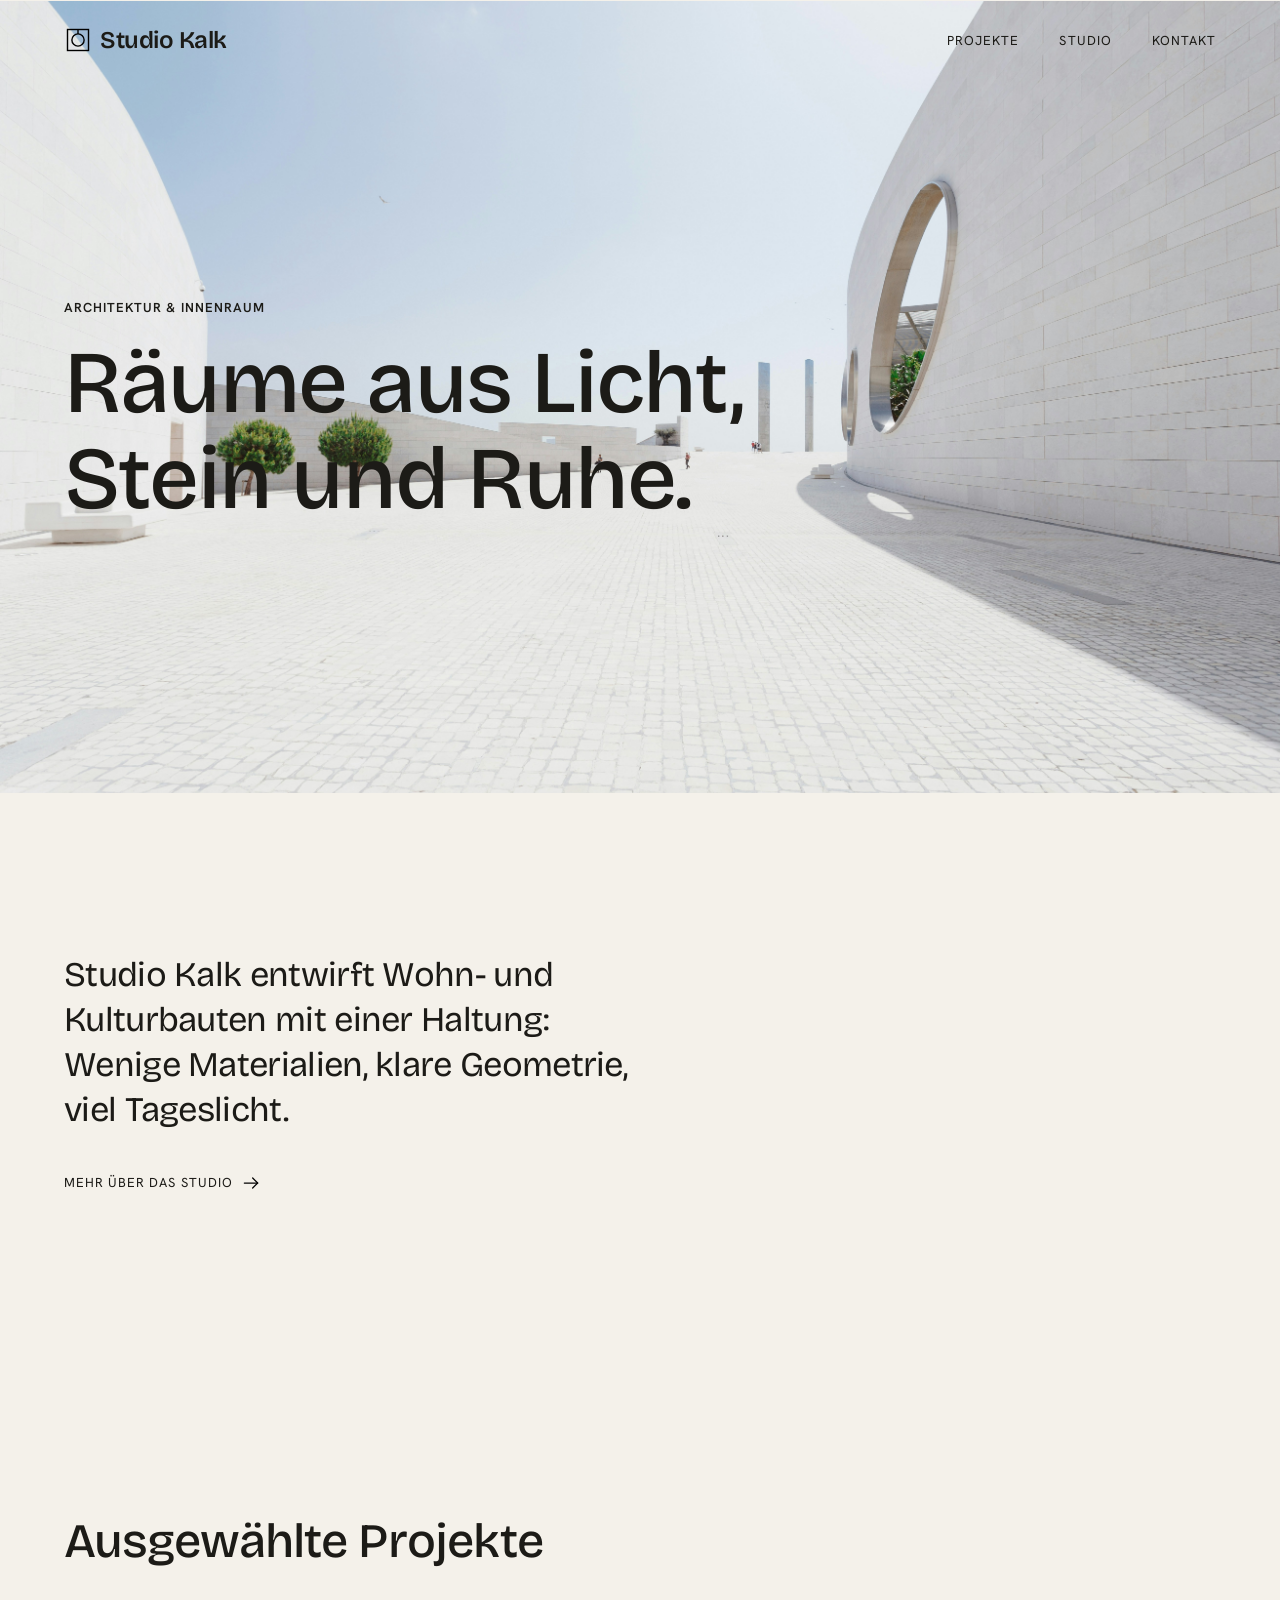
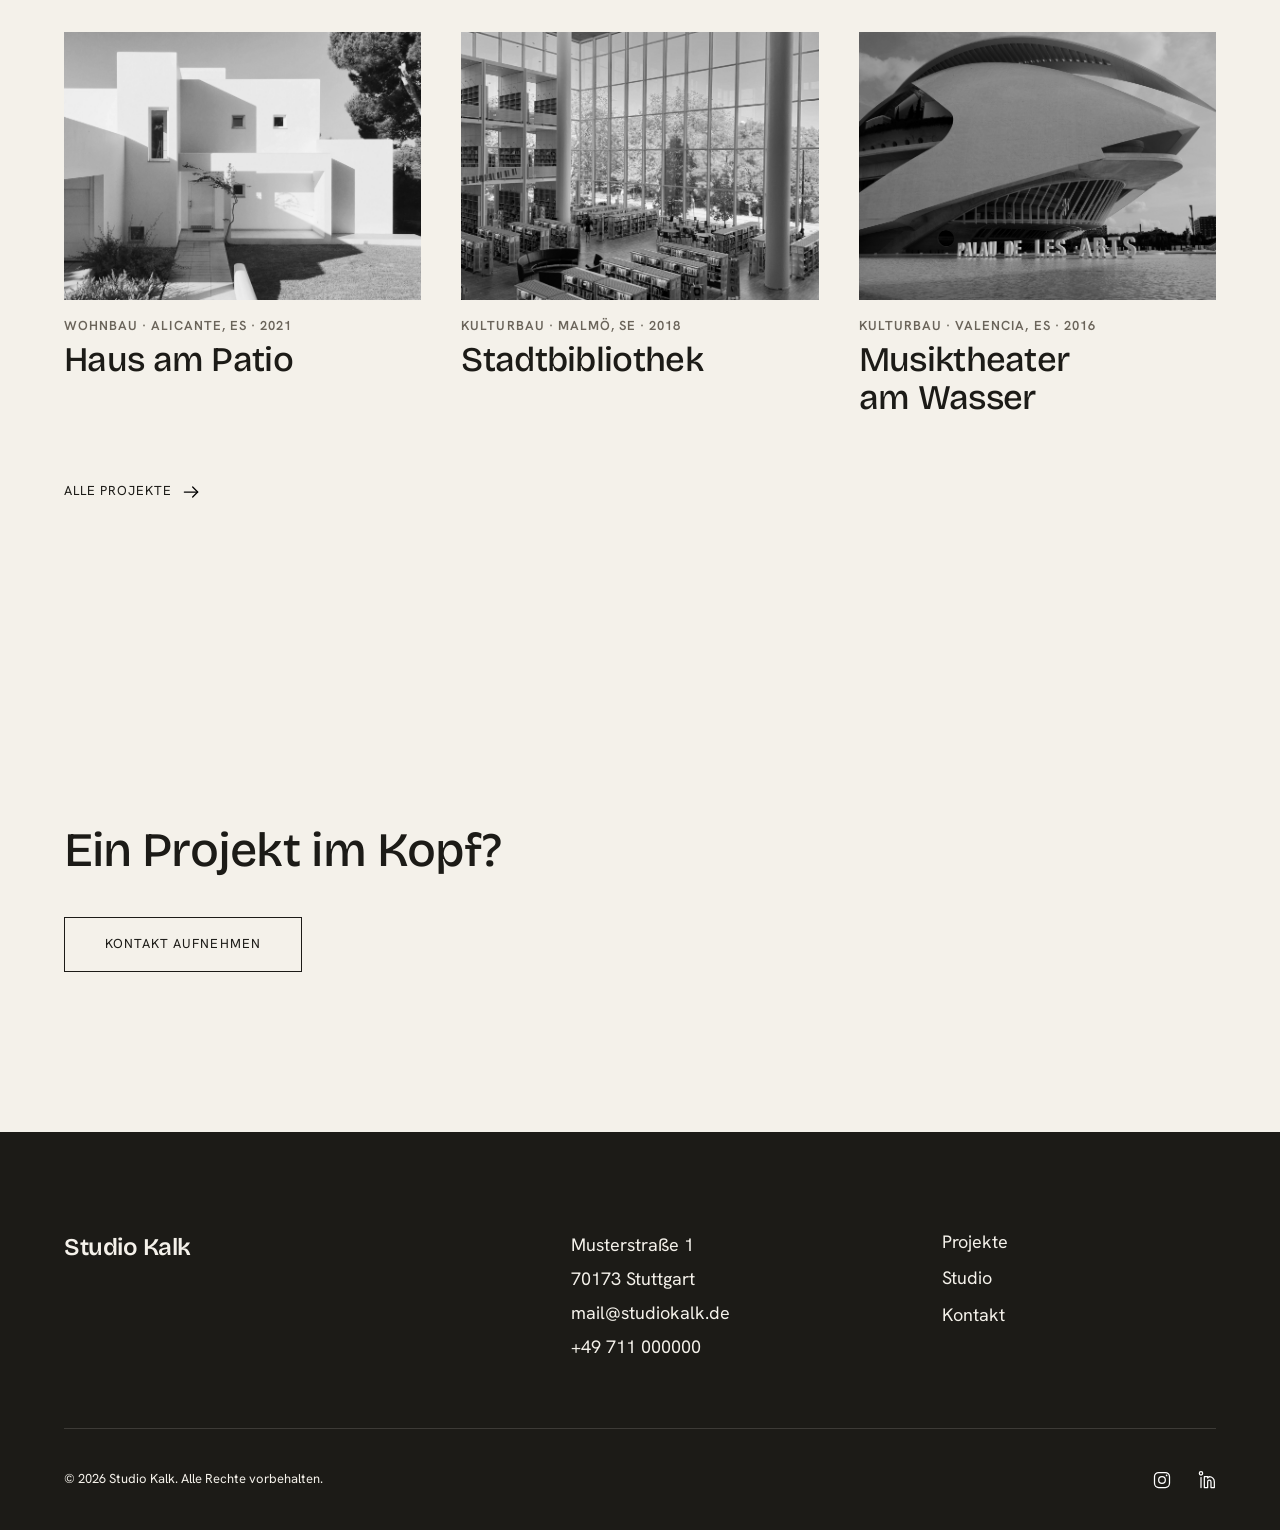
<file: index.html>
<!doctype html>
<html lang="de">
  <head>
    <meta charset="UTF-8" />
    <meta name="viewport" content="width=device-width, initial-scale=1.0" />
    <title>Studio Kalk</title>
    <link rel="icon" type="image/svg+xml" href="./assets/favicon.svg" />
    <link rel="stylesheet" href="./css/fonts.css" />
    <link rel="stylesheet" href="./css/standart.css" />
    <link rel="stylesheet" href="style.css" />
  </head>
  <body>
    <!--Skip link -->
    <a href="#main" class="visually-hidden">Zum Hauptinhalt springen</a>

    <!-- Header -->
    <header class="site-header nav-open">
      <div class="container header-inner">
        <a href="index.html" class="logo">
          <img src="assets/icons/logo.svg" alt="" />
          <span>Studio Kalk</span>
        </a>
        <nav class="site-nav" aria-label="Hauptnavigation">
          <ul>
            <li><a href="projekte.html">Projekte</a></li>
            <li><a href="studio.html">Studio</a></li>
            <li><a href="kontakt.html">Kontakt</a></li>
          </ul>
          <div class="mobile-nav-footer">
            <a href="mailto:mail@studiokalk.de">mail@studiokalk.de</a>
          </div>
        </nav>

        <!-- Burger-Button (mobile)-->
        <button
          class="nav-toggle"
          aria-expanded="false"
          aria-controls="site-nav"
        >
          <img src="assets/icons/menu.svg" alt="Menü öffnen" />
        </button>
      </div>
    </header>

    <!-- Main -->
    <main id="main">
      <!-- Hero -->
      <section class="hero">
        <div class="container">
          <p class="eyebrow">Architektur &amp; Innenraum</p>
          <h1>Räume aus Licht, Stein und Ruhe.</h1>
        </div>
        <figure class="hero-media">
          <img
            src="assets/img/hero-img.jpg"
            alt="Weiße Steinfassade mit runder Öffnung"
          />
        </figure>
      </section>

      <!-- Studio Statement -->
      <section class="section section-intro">
        <div class="container">
          <p class="lead">
            Studio Kalk entwirft Wohn- und Kulturbauten mit einer Haltung:
            Wenige Materialien, klare Geometrie, viel Tageslicht.
          </p>
          <a href="studio.html" class="link-arrow">
            Mehr über das Studio
            <img
              src="assets/icons/arrow-right.svg"
              alt=""
              width="20"
              height="20"
            />
          </a>
        </div>
      </section>

      <!-- Ausgewählte Projekte, Karten kommen später per JS -->
      <section class="section section-featured">
        <div class="container">
          <h2>Ausgewählte Projekte</h2>
          <ul class="project-grid" id="featured-grid">
            <!-- JS fügt hier 3 <li> mit Projektkarten ein -->
          </ul>
          <a href="projekte.html" class="link-arrow">
            Alle Projekte
            <img
              src="assets/icons/arrow-right.svg"
              alt=""
              width="20"
              height="20"
            />
          </a>
        </div>
      </section>

      <!-- Abschluss CTA -->
      <section class="section section-cta">
        <div class="container">
          <h2>Ein Projekt im Kopf?</h2>
          <a href="kontakt.html" class="button">Kontakt aufnehmen</a>
        </div>
      </section>
    </main>

    <!-- Footer -->

    <footer class="site-footer">
      <div class="container">
        <div class="footer-top">
          <p class="footer-brand">Studio Kalk</p>
          <address>
            Musterstraße 1<br />
            70173 Stuttgart<br />
            <a href="mailto:mail@studiokalk.de">mail@studiokalk.de</a><br />
            <a href="tel:+49711000000">+49 711 000000</a>
          </address>
          <nav aria-label="Footer-Navigation">
            <ul>
              <li><a href="projekte.html">Projekte</a></li>
              <li><a href="studio.html">Studio</a></li>
              <li><a href="kontakt.html">Kontakt</a></li>
            </ul>
          </nav>
        </div>
        <div class="footer-bottom">
          <p>&copy; 2026 Studio Kalk. Alle Rechte vorbehalten.</p>
          <ul class="socials">
            <li>
              <a href="#" aria-label="Instagram"
                ><img
                  src="assets/icons/instagram.svg"
                  alt=""
                  width="20"
                  height="20"
              /></a>
            </li>
            <li>
              <a href="#" aria-label="LinkedIn"
                ><img
                  src="assets/icons/linkedin.svg"
                  alt=""
                  width="20"
                  height="20"
              /></a>
            </li>
          </ul>
        </div>
      </div>
    </footer>

    <script src="./script/template.js"></script>
    <script src="script.js"></script>
  </body>
</html>
</file>
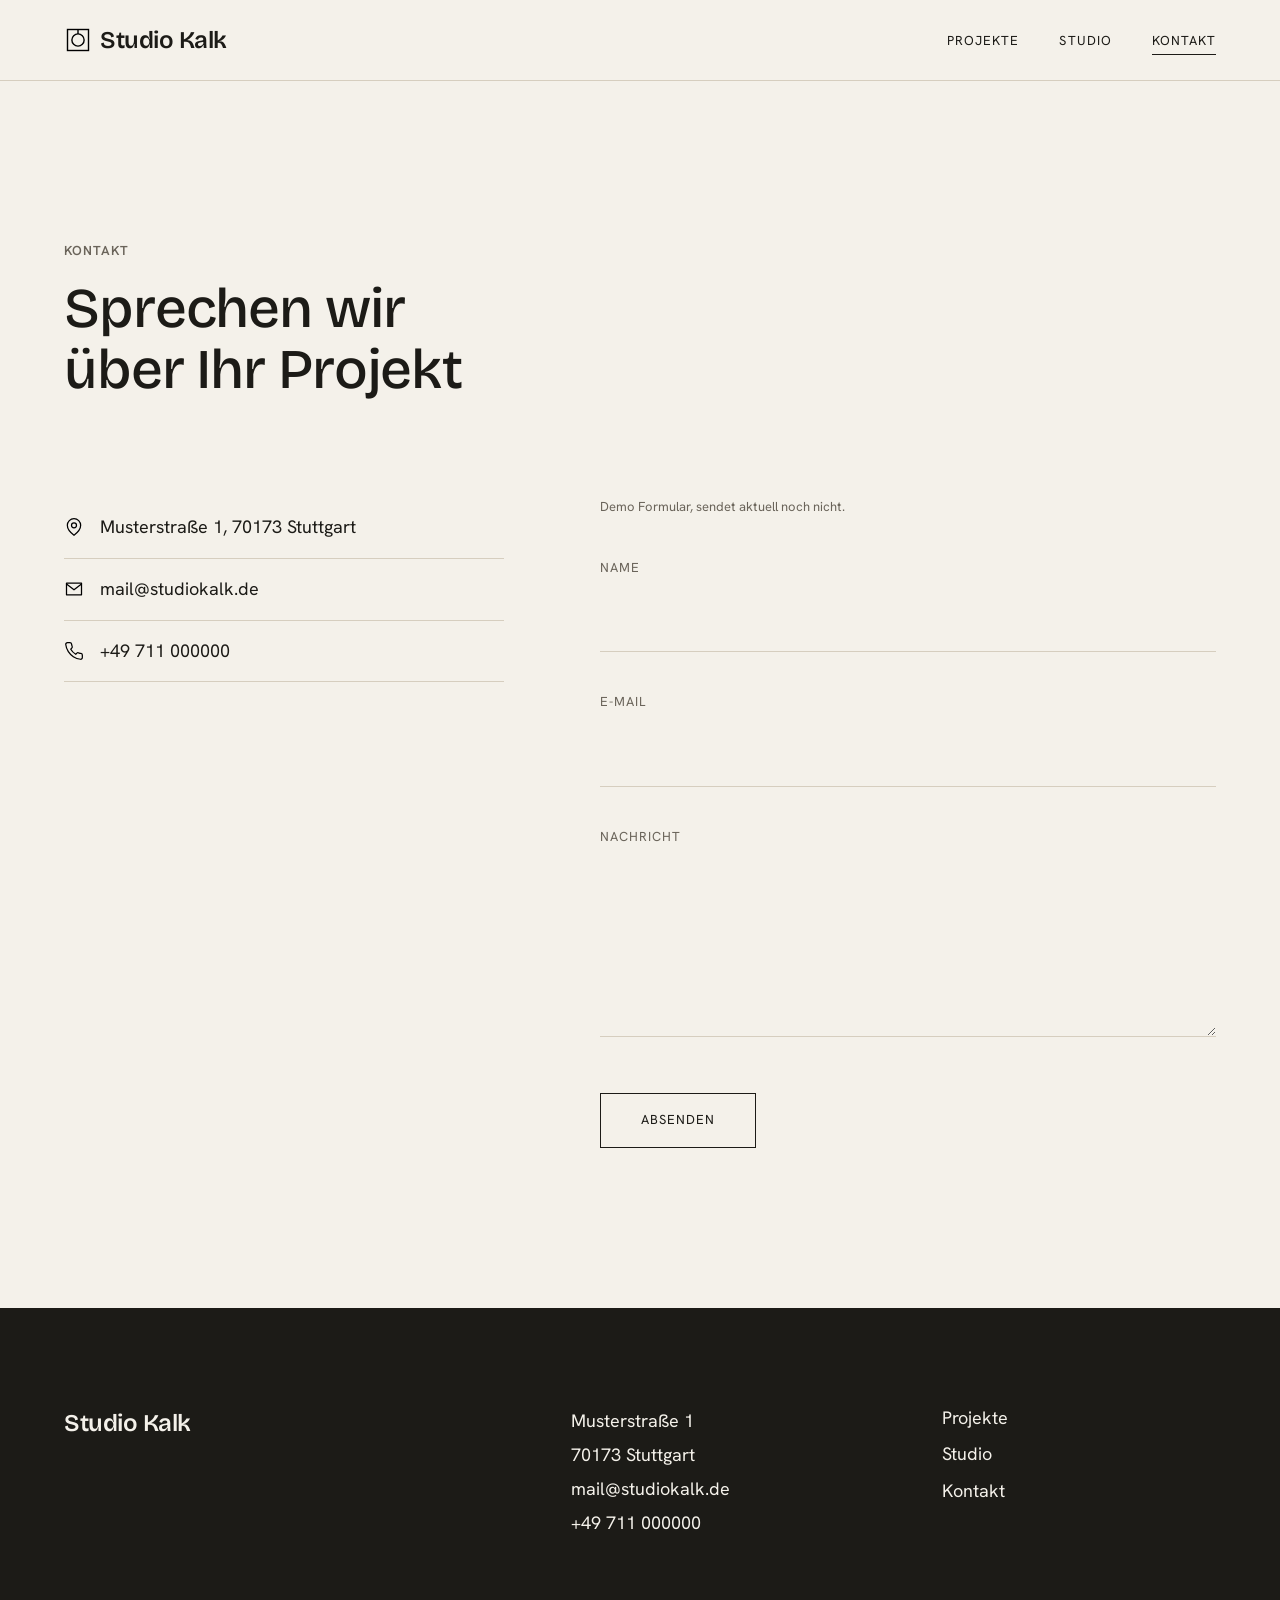
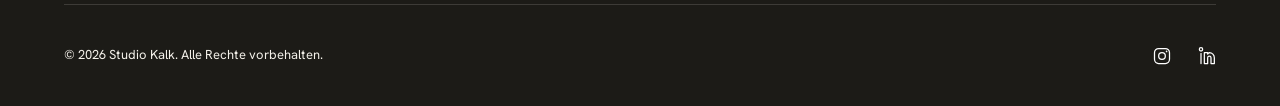
<file: kontakt.html>
<!doctype html>
<html lang="de">
  <head>
    <meta charset="UTF-8" />
    <meta name="viewport" content="width=device-width, initial-scale=1.0" />
    <title>Kontakt - Studio Kalk</title>
    <link rel="icon" type="image/svg+xml" href="./assets/favicon.svg" />
    <link rel="stylesheet" href="./css/fonts.css" />
    <link rel="stylesheet" href="./css/standart.css" />
    <link rel="stylesheet" href="style.css" />
  </head>
  <body>
    <!--Skip link -->
    <a href="#main" class="visually-hidden">Zum Hauptinhalt springen</a>

    <!-- Header -->
    <header class="site-header">
      <div class="container header-inner">
        <a href="index.html" class="logo">
          <img src="assets/icons/logo.svg" alt="" />
          <span>Studio Kalk</span>
        </a>
        <nav class="site-nav" aria-label="Hauptnavigation">
          <ul>
            <li><a href="projekte.html">Projekte</a></li>
            <li><a href="studio.html">Studio</a></li>
            <li><a href="kontakt.html" aria-current="page">Kontakt</a></li>
          </ul>
          <div class="mobile-nav-footer">
            <a href="mailto:mail@studiokalk.de">mail@studiokalk.de</a>
          </div>
        </nav>

        <!-- Burger-Button (mobile)-->
        <button
          class="nav-toggle"
          aria-expanded="false"
          aria-controls="site-nav"
        >
          <img src="assets/icons/menu.svg" alt="Menü öffnen" />
        </button>
      </div>
    </header>

    <main id="main" class="section">
      <div class="container">
        <header class="page-head">
          <p class="eyebrow">Kontakt</p>
          <h1>Sprechen wir über Ihr Projekt</h1>
        </header>

        <div class="contact-layout">
          <!--Kontaktdaten-->
          <address class="contact-details">
            <p>
              <img
                src="./assets/icons/pin.svg"
                alt=""
                width="20"
                height="20"
              />Musterstraße 1, 70173 Stuttgart
            </p>
            <p>
              <img
                src="./assets/icons/mail.svg"
                alt=""
                width="20"
                height="20"
              />
              <a href="mailto:mail@studiokalk.de">mail@studiokalk.de</a>
            </p>
            <p>
              <img
                src="./assets/icons/phone.svg"
                alt=""
                width="20"
                height="20"
              />
              <a href="tel:+49711000000">+49 711 000000</a>
            </p>
          </address>

          <!--Formular-->
          <form class="contact-form">
            <p class="form-note">Demo Formular, sendet aktuell noch nicht.</p>
            <label>
              Name
              <input type="text" name="name" required />
            </label>
            <label>
              E-Mail
              <input type="email" name="email" required />
            </label>
            <label>
              Nachricht
              <textarea name="message" rows="5" required></textarea>
            </label>
            <button type="submit" class="button">Absenden</button>
          </form>
        </div>
      </div>
    </main>

    <!-- Footer -->

    <footer class="site-footer">
      <div class="container">
        <div class="footer-top">
          <p class="footer-brand">Studio Kalk</p>
          <address>
            Musterstraße 1<br />
            70173 Stuttgart<br />
            <a href="mailto:mail@studiokalk.de">mail@studiokalk.de</a><br />
            <a href="tel:+49711000000">+49 711 000000</a>
          </address>
          <nav aria-label="Footer-Navigation">
            <ul>
              <li><a href="projekte.html">Projekte</a></li>
              <li><a href="studio.html">Studio</a></li>
              <li><a href="kontakt.html">Kontakt</a></li>
            </ul>
          </nav>
        </div>
        <div class="footer-bottom">
          <p>&copy; 2026 Studio Kalk. Alle Rechte vorbehalten.</p>
          <ul class="socials">
            <li>
              <a href="#" aria-label="Instagram"
                ><img
                  src="assets/icons/instagram.svg"
                  alt=""
                  width="20"
                  height="20"
              /></a>
            </li>
            <li>
              <a href="#" aria-label="LinkedIn"
                ><img
                  src="assets/icons/linkedin.svg"
                  alt=""
                  width="20"
                  height="20"
              /></a>
            </li>
          </ul>
        </div>
      </div>
    </footer>

    <script src="./script/template.js"></script>
    <script src="script.js"></script>
  </body>
</html>
</file>
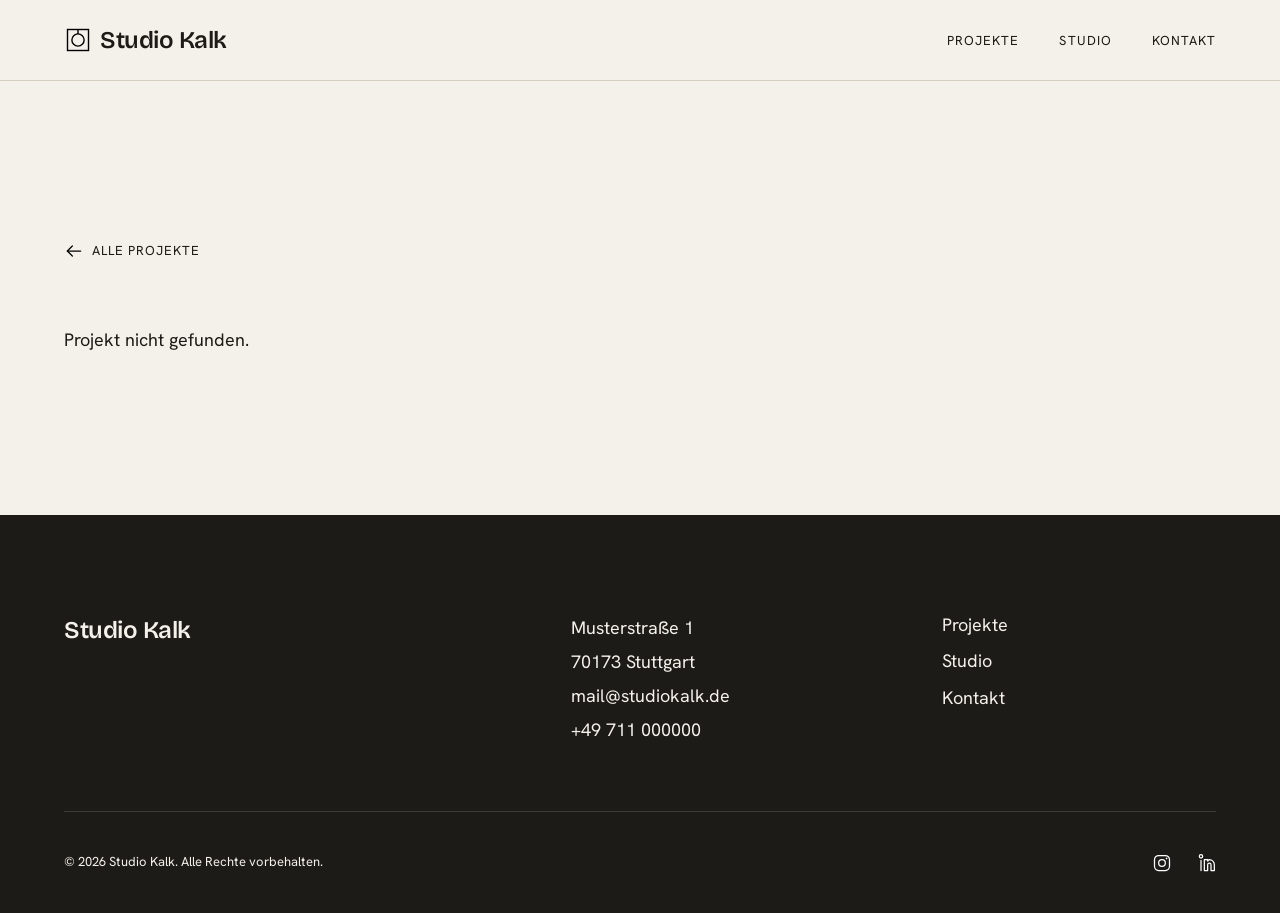
<file: projekt.html>
<!doctype html>
<html lang="de">
  <head>
    <meta charset="UTF-8" />
    <meta name="viewport" content="width=device-width, initial-scale=1.0" />
    <title>Projekt - Studio Kalk</title>
    <link rel="icon" type="image/svg+xml" href="./assets/favicon.svg" />
    <link rel="stylesheet" href="./css/fonts.css" />
    <link rel="stylesheet" href="./css/standart.css" />
    <link rel="stylesheet" href="style.css" />
  </head>
  <body>
    <!--Skip link -->
    <a href="#main" class="visually-hidden">Zum Hauptinhalt springen</a>

    <!-- Header -->
    <header class="site-header">
      <div class="container header-inner">
        <a href="index.html" class="logo">
          <img src="assets/icons/logo.svg" alt="" />
          <span>Studio Kalk</span>
        </a>
        <nav class="site-nav" aria-label="Hauptnavigation">
          <ul>
            <li><a href="projekte.html">Projekte</a></li>
            <li><a href="studio.html">Studio</a></li>
            <li><a href="kontakt.html">Kontakt</a></li>
          </ul>
          <div class="mobile-nav-footer">
            <a href="mailto:mail@studiokalk.de">mail@studiokalk.de</a>
          </div>
        </nav>

        <!-- Burger-Button (mobile)-->
        <button
          class="nav-toggle"
          aria-expanded="false"
          aria-controls="site-nav"
        >
          <img src="assets/icons/menu.svg" alt="Menü öffnen" />
        </button>
      </div>
    </header>

    <main id="main" class="section">
      <div class="container">
        <a href="projekte.html" class="link-arrow project-back">
          <img
            src="assets/icons/arrow-left.svg"
            alt=""
            width="20"
            height="20"
          />
          Alle Projekte
        </a>
        <article class="project" id="project"></article>
      </div>
    </main>

    <!-- Footer -->

    <footer class="site-footer">
      <div class="container">
        <div class="footer-top">
          <p class="footer-brand">Studio Kalk</p>
          <address>
            Musterstraße 1<br />
            70173 Stuttgart<br />
            <a href="mailto:mail@studiokalk.de">mail@studiokalk.de</a><br />
            <a href="tel:+49711000000">+49 711 000000</a>
          </address>
          <nav aria-label="Footer-Navigation">
            <ul>
              <li><a href="projekte.html">Projekte</a></li>
              <li><a href="studio.html">Studio</a></li>
              <li><a href="kontakt.html">Kontakt</a></li>
            </ul>
          </nav>
        </div>
        <div class="footer-bottom">
          <p>&copy; 2026 Studio Kalk. Alle Rechte vorbehalten.</p>
          <ul class="socials">
            <li>
              <a href="#" aria-label="Instagram"
                ><img
                  src="assets/icons/instagram.svg"
                  alt=""
                  width="20"
                  height="20"
              /></a>
            </li>
            <li>
              <a href="#" aria-label="LinkedIn"
                ><img
                  src="assets/icons/linkedin.svg"
                  alt=""
                  width="20"
                  height="20"
              /></a>
            </li>
          </ul>
        </div>
      </div>
    </footer>

    <script src="./script/template.js"></script>
    <script src="script.js"></script>
  </body>
</html>
</file>
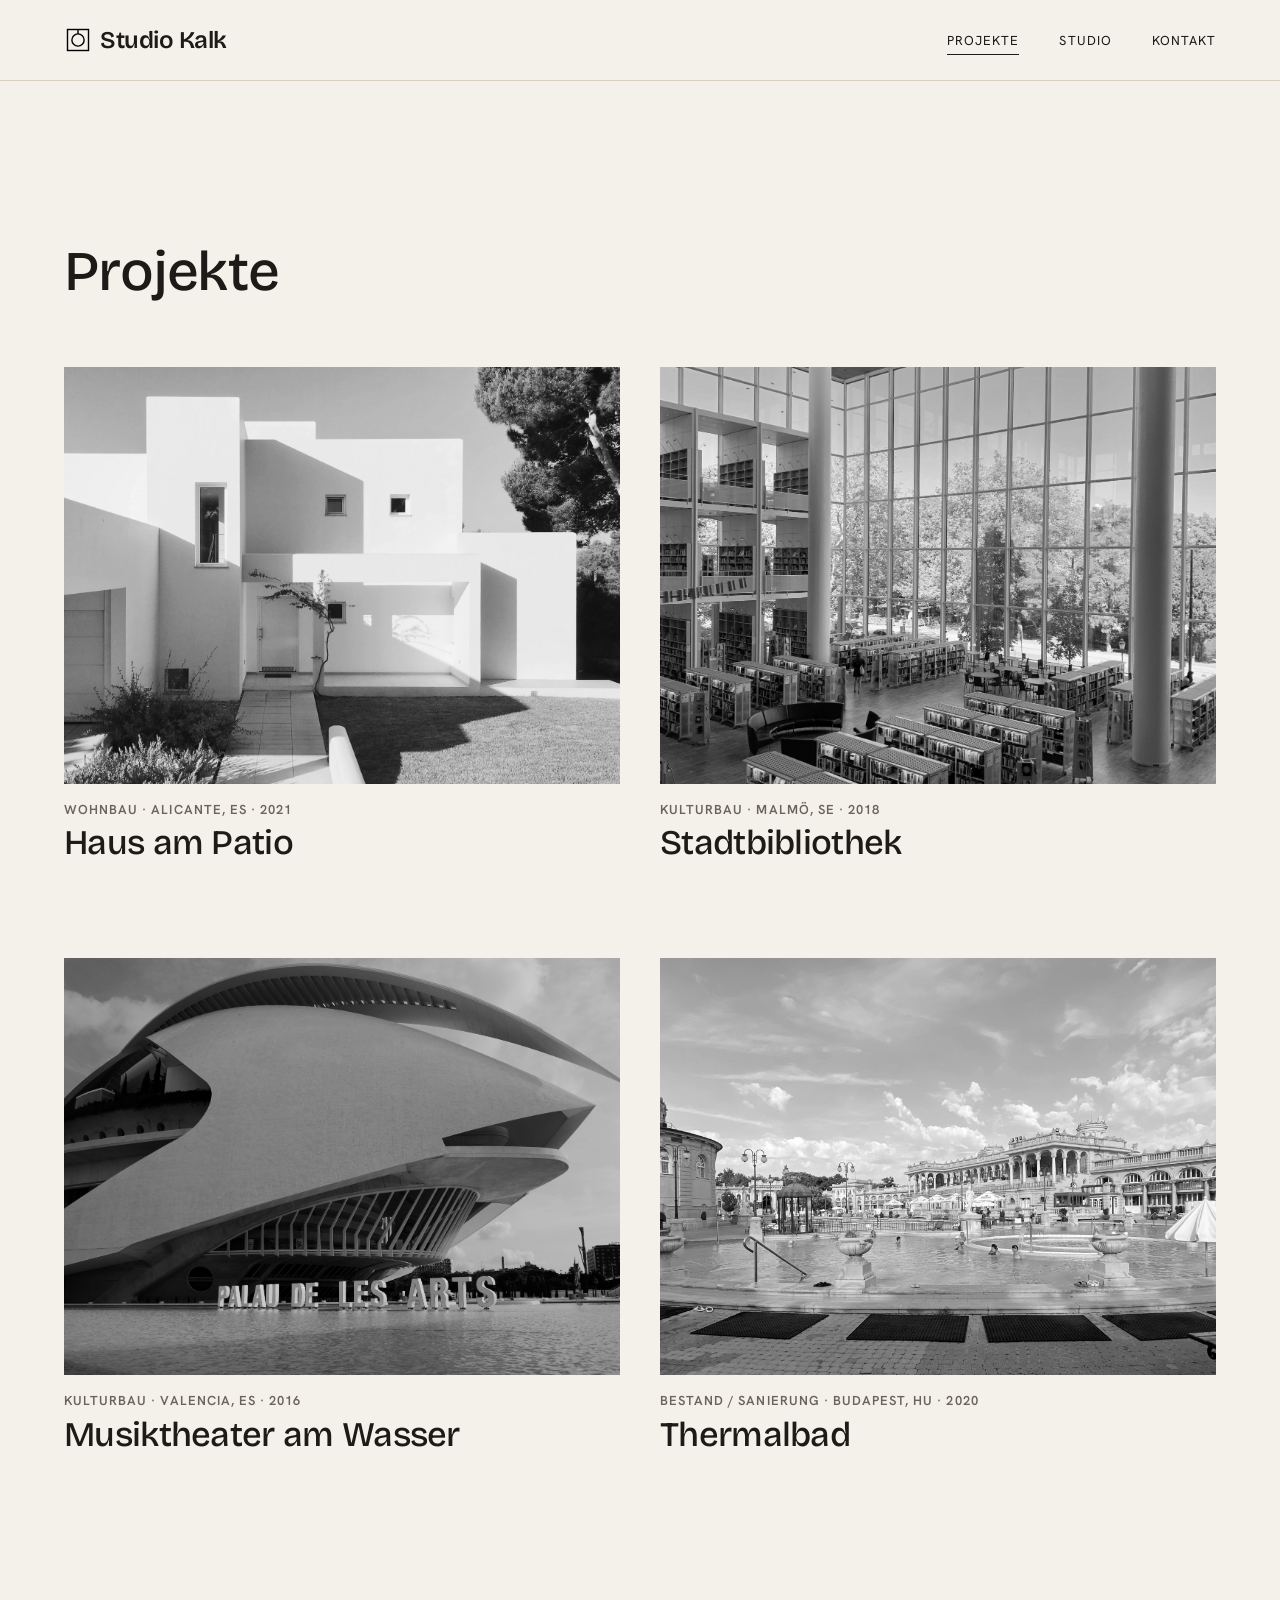
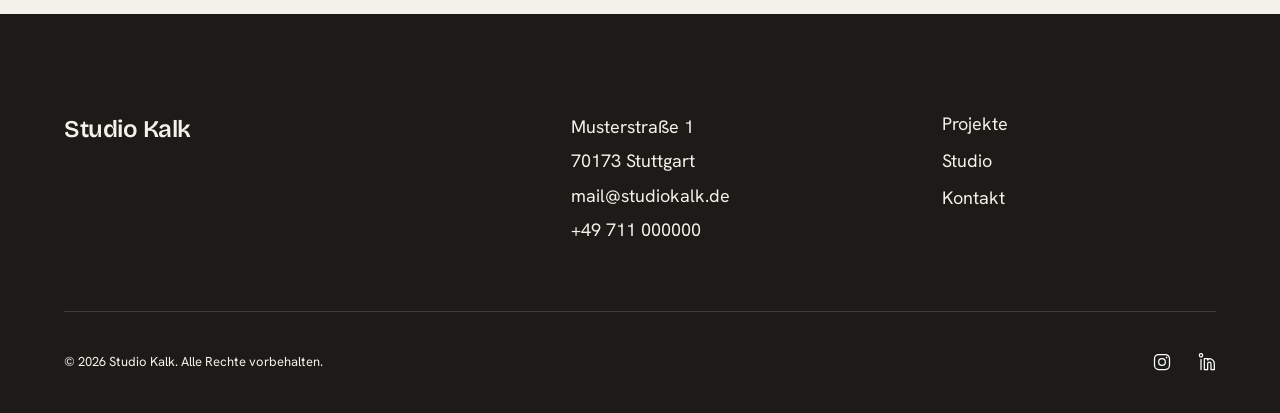
<file: projekte.html>
<!doctype html>
<html lang="de">
  <head>
    <meta charset="UTF-8" />
    <meta name="viewport" content="width=device-width, initial-scale=1.0" />
    <title>Projekte - Studio Kalk</title>
    <link rel="icon" type="image/svg+xml" href="./assets/favicon.svg" />
    <link rel="stylesheet" href="./css/fonts.css" />
    <link rel="stylesheet" href="./css/standart.css" />
    <link rel="stylesheet" href="style.css" />
  </head>
  <body>
    <!--Skip link -->
    <a href="#main" class="visually-hidden">Zum Hauptinhalt springen</a>

    <!-- Header -->
    <header class="site-header">
      <div class="container header-inner">
        <a href="index.html" class="logo">
          <img src="assets/icons/logo.svg" alt="" />
          <span>Studio Kalk</span>
        </a>
        <nav class="site-nav" aria-label="Hauptnavigation">
          <ul>
            <li><a href="projekte.html" aria-current="page">Projekte</a></li>
            <li><a href="studio.html">Studio</a></li>
            <li><a href="kontakt.html">Kontakt</a></li>
          </ul>
          <div class="mobile-nav-footer">
            <a href="mailto:mail@studiokalk.de">mail@studiokalk.de</a>
          </div>
        </nav>

        <!-- Burger-Button (mobile)-->
        <button
          class="nav-toggle"
          aria-expanded="false"
          aria-controls="site-nav"
        >
          <img src="assets/icons/menu.svg" alt="Menü öffnen" />
        </button>
      </div>
    </header>

    <main id="main">
      <section class="section">
        <div class="container">
          <h1>Projekte</h1>
          <ul class="project-grid" id="project-grid"></ul>
        </div>
      </section>
    </main>

    <!-- Footer -->

    <footer class="site-footer">
      <div class="container">
        <div class="footer-top">
          <p class="footer-brand">Studio Kalk</p>
          <address>
            Musterstraße 1<br />
            70173 Stuttgart<br />
            <a href="mailto:mail@studiokalk.de">mail@studiokalk.de</a><br />
            <a href="tel:+49711000000">+49 711 000000</a>
          </address>
          <nav aria-label="Footer-Navigation">
            <ul>
              <li><a href="projekte.html">Projekte</a></li>
              <li><a href="studio.html">Studio</a></li>
              <li><a href="kontakt.html">Kontakt</a></li>
            </ul>
          </nav>
        </div>
        <div class="footer-bottom">
          <p>&copy; 2026 Studio Kalk. Alle Rechte vorbehalten.</p>
          <ul class="socials">
            <li>
              <a href="#" aria-label="Instagram"
                ><img
                  src="assets/icons/instagram.svg"
                  alt=""
                  width="20"
                  height="20"
              /></a>
            </li>
            <li>
              <a href="#" aria-label="LinkedIn"
                ><img
                  src="assets/icons/linkedin.svg"
                  alt=""
                  width="20"
                  height="20"
              /></a>
            </li>
          </ul>
        </div>
      </div>
    </footer>

    <script src="./script/template.js"></script>
    <script src="script.js"></script>
  </body>
</html>
</file>
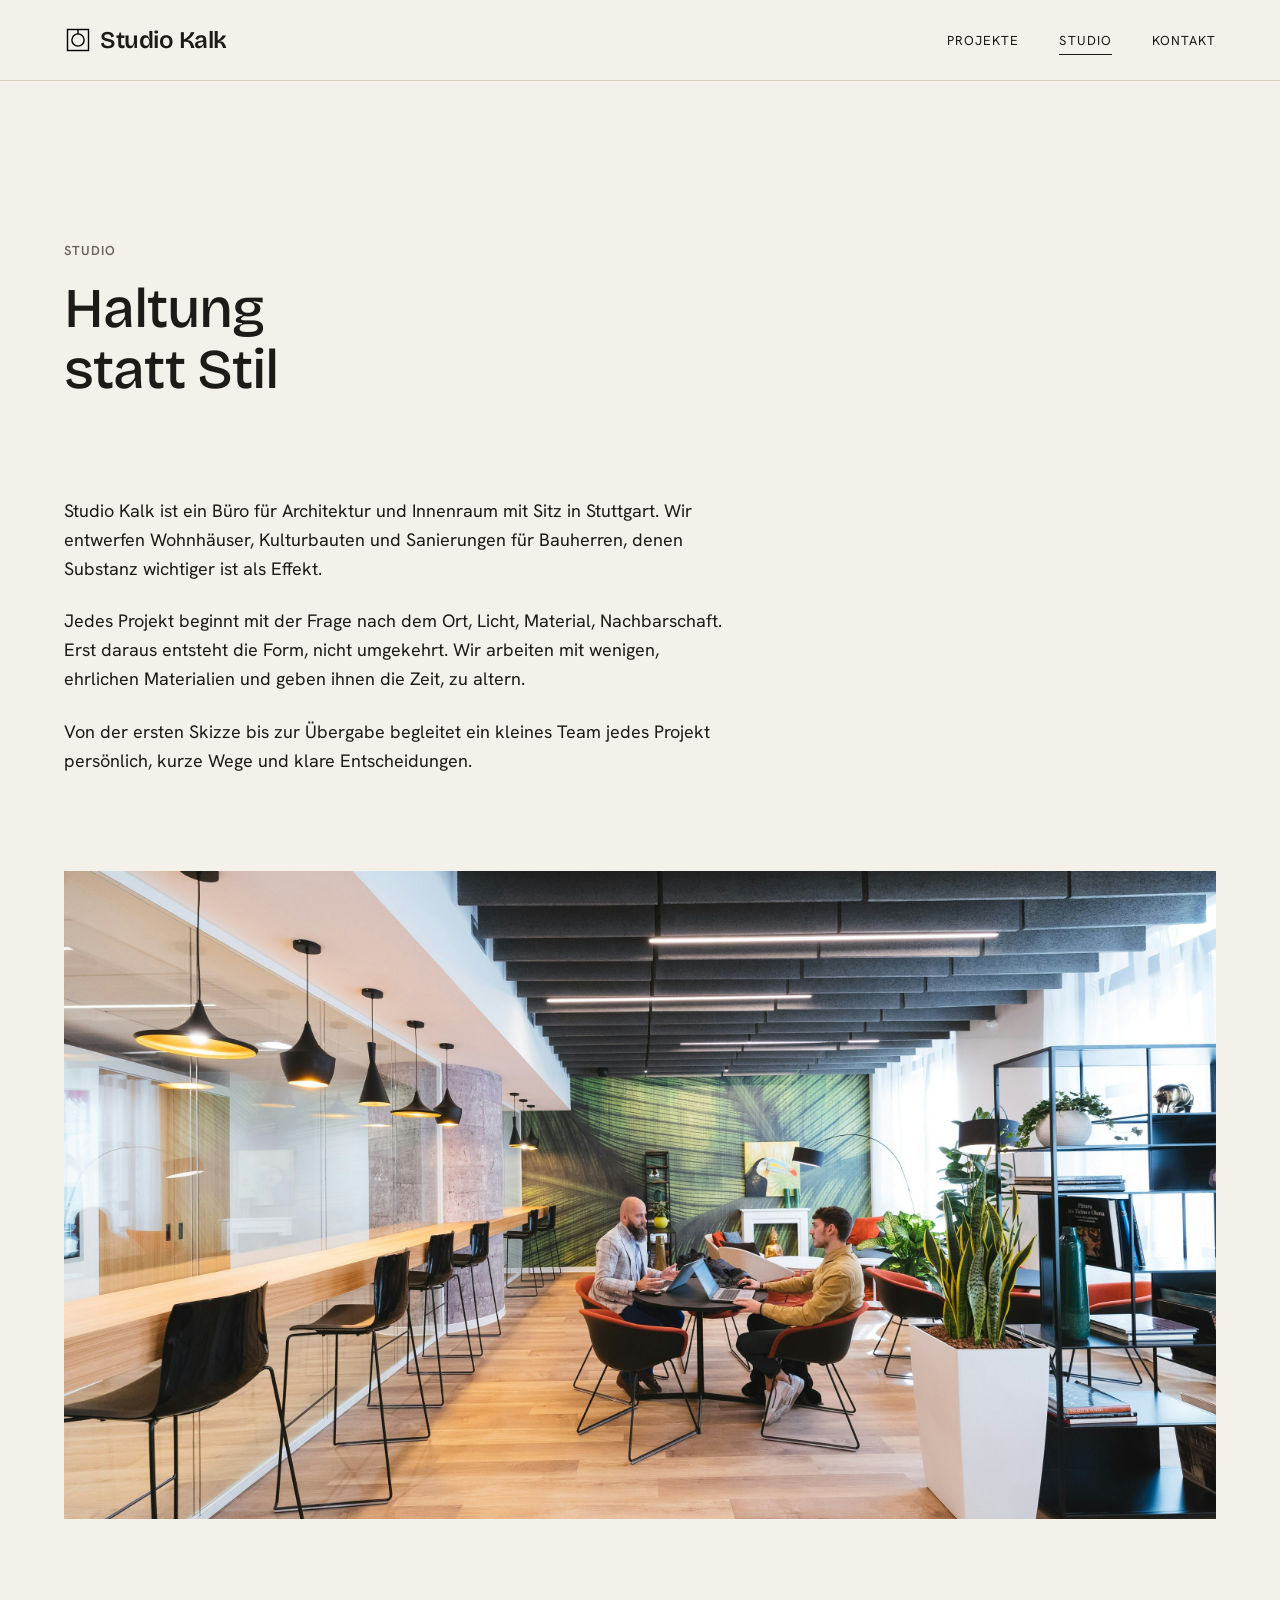
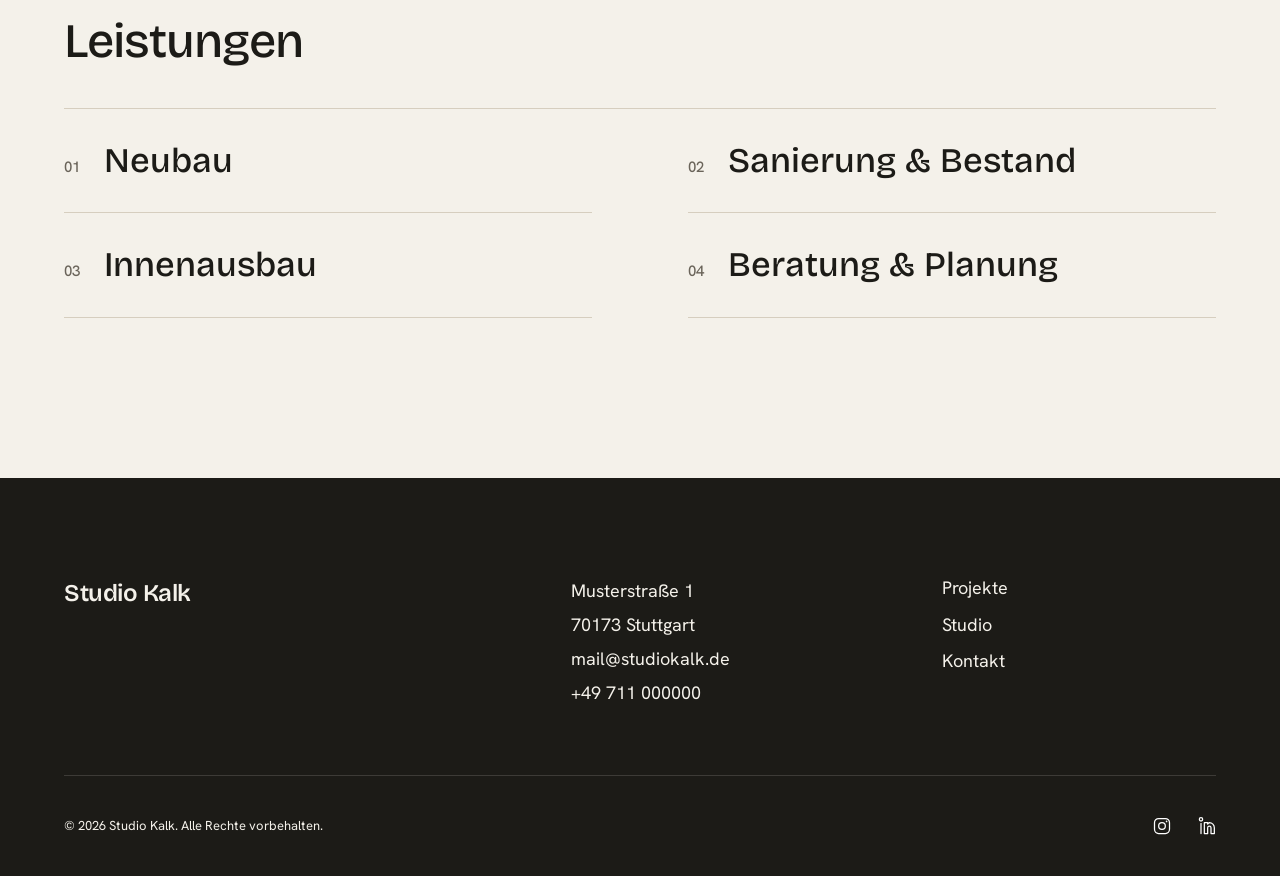
<file: studio.html>
<!doctype html>
<html lang="de">
  <head>
    <meta charset="UTF-8" />
    <meta name="viewport" content="width=device-width, initial-scale=1.0" />
    <title>Über uns - Studio Kalk</title>
    <link rel="icon" type="image/svg+xml" href="./assets/favicon.svg" />
    <link rel="stylesheet" href="./css/fonts.css" />
    <link rel="stylesheet" href="./css/standart.css" />
    <link rel="stylesheet" href="style.css" />
  </head>
  <body>
    <!--Skip link -->
    <a href="#main" class="visually-hidden">Zum Hauptinhalt springen</a>

    <!-- Header -->
    <header class="site-header">
      <div class="container header-inner">
        <a href="index.html" class="logo">
          <img src="assets/icons/logo.svg" alt="" />
          <span>Studio Kalk</span>
        </a>
        <nav class="site-nav" aria-label="Hauptnavigation">
          <ul>
            <li><a href="projekte.html">Projekte</a></li>
            <li><a href="studio.html" aria-current="page">Studio</a></li>
            <li><a href="kontakt.html">Kontakt</a></li>
          </ul>
        </nav>

        <!-- Burger-Button (mobile)-->
        <button
          class="nav-toggle"
          aria-expanded="false"
          aria-controls="site-nav"
        >
          <img src="assets/icons/menu.svg" alt="Menü öffnen" />
        </button>
      </div>
    </header>

    <main id="main" class="section">
      <div class="container">
        <!--Kopf-->
        <header class="page-head">
          <p class="eyebrow">Studio</p>
          <h1>Haltung statt Stil</h1>
        </header>

        <!--Haltung-->
        <div class="studio-text">
          <p>
            Studio Kalk ist ein Büro für Architektur und Innenraum mit Sitz in
            Stuttgart. Wir entwerfen Wohnhäuser, Kulturbauten und Sanierungen
            für Bauherren, denen Substanz wichtiger ist als Effekt.
          </p>
          <p>
            Jedes Projekt beginnt mit der Frage nach dem Ort, Licht, Material,
            Nachbarschaft. Erst daraus entsteht die Form, nicht umgekehrt. Wir
            arbeiten mit wenigen, ehrlichen Materialien und geben ihnen die
            Zeit, zu altern.
          </p>
          <p>
            Von der ersten Skizze bis zur Übergabe begleitet ein kleines Team
            jedes Projekt persönlich, kurze Wege und klare Entscheidungen.
          </p>
        </div>

        <!--Bild-->
        <figure class="studio-image">
          <img
            src="./assets/img/about-us.jpg"
            alt="Arbeitsbereich von Studio Kalk"
          />
        </figure>

        <!--Leistung-->
        <section class="service-section">
          <h2>Leistungen</h2>
          <ul class="studio-services">
            <li>Neubau</li>
            <li>Sanierung &amp; Bestand</li>
            <li>Innenausbau</li>
            <li>Beratung &amp; Planung</li>
          </ul>
        </section>
      </div>
    </main>

    <!-- Footer -->

    <footer class="site-footer">
      <div class="container">
        <div class="footer-top">
          <p class="footer-brand">Studio Kalk</p>
          <address>
            Musterstraße 1<br />
            70173 Stuttgart<br />
            <a href="mailto:mail@studiokalk.de">mail@studiokalk.de</a><br />
            <a href="tel:+49711000000">+49 711 000000</a>
          </address>
          <nav aria-label="Footer-Navigation">
            <ul>
              <li><a href="projekte.html">Projekte</a></li>
              <li><a href="studio.html">Studio</a></li>
              <li><a href="kontakt.html">Kontakt</a></li>
            </ul>
          </nav>
        </div>
        <div class="footer-bottom">
          <p>&copy; 2026 Studio Kalk. Alle Rechte vorbehalten.</p>
          <ul class="socials">
            <li>
              <a href="#" aria-label="Instagram"
                ><img
                  src="assets/icons/instagram.svg"
                  alt=""
                  width="20"
                  height="20"
              /></a>
            </li>
            <li>
              <a href="#" aria-label="LinkedIn"
                ><img
                  src="assets/icons/linkedin.svg"
                  alt=""
                  width="20"
                  height="20"
              /></a>
            </li>
          </ul>
        </div>
      </div>
    </footer>
    <script src="./script/template.js"></script>
    <script src="script.js"></script>
  </body>
</html>
</file>
<file: css/fonts.css>
/* ===========================================================
   Schriften – nur die Schnitte, die das Projekt wirklich nutzt
   Display = Bricolage Grotesque (Überschriften, Logo)
   Body    = Hanken Grotesk (Fließtext, Navigation)
   =========================================================== */

/* ---------- Bricolage Grotesque ---------- */

@font-face {
  font-display: swap;
  font-family: "Bricolage Grotesque";
  font-style: normal;
  font-weight: 400;
  src: url("../assets/fonts/bricolage-grotesque-v9-latin-regular.woff2") format("woff2");
}
@font-face {
  font-display: swap;
  font-family: "Bricolage Grotesque";
  font-style: normal;
  font-weight: 500;
  src: url("../assets/fonts/bricolage-grotesque-v9-latin-500.woff2") format("woff2");
}
@font-face {
  font-display: swap;
  font-family: "Bricolage Grotesque";
  font-style: normal;
  font-weight: 600;
  src: url("../assets/fonts/bricolage-grotesque-v9-latin-600.woff2") format("woff2");
}
@font-face {
  font-display: swap;
  font-family: "Bricolage Grotesque";
  font-style: normal;
  font-weight: 700;
  src: url("../assets/fonts/bricolage-grotesque-v9-latin-700.woff2") format("woff2");
}

/* ---------- Hanken Grotesk ---------- */

@font-face {
  font-display: swap;
  font-family: "Hanken Grotesk";
  font-style: normal;
  font-weight: 400;
  src: url("../assets/fonts/hanken-grotesk-v12-latin-regular.woff2") format("woff2");
}
@font-face {
  font-display: swap;
  font-family: "Hanken Grotesk";
  font-style: normal;
  font-weight: 500;
  src: url("../assets/fonts/hanken-grotesk-v12-latin-500.woff2") format("woff2");
}
@font-face {
  font-display: swap;
  font-family: "Hanken Grotesk";
  font-style: normal;
  font-weight: 600;
  src: url("../assets/fonts/hanken-grotesk-v12-latin-600.woff2") format("woff2");
}
@font-face {
  font-display: swap;
  font-family: "Hanken Grotesk";
  font-style: normal;
  font-weight: 700;
  src: url("../assets/fonts/hanken-grotesk-v12-latin-700.woff2") format("woff2");
}
</file>
<file: css/standart.css>
/* ============================================
   1. DESIGN TOKENS  (:root-Variablen)
   ============================================ */
:root {
  /* ---- Farben: "Warmer Kalkstein / Galerie" ---- */
  --bg: #f4f1ea; /* Standard-Seitenhintergrund */
  --surface: #e9e3d8; /* jeder zweite Abschnitt, Karten */
  --hairline: #d6cebf; /* 1px-Linien, Rahmen um Bilder */
  --ink: #1c1b17; /* Text + Überschriften (warmes Fast-Schwarz) */
  --muted: #6a645a; /* Meta: Ort, Jahr, Bildunterschriften */
  --inverse: #f4f1ea; /* Text auf dunklem Grund */
  --accent: #6e5a3e; /* nur Links/Hover/kleine Details – sehr sparsam */

  /* ---- Schrift ---- */
  --font-display: "Bricolage Grotesque", "Hanken Grotesk", system-ui, sans-serif;
  --font-body: "Hanken Grotesk", system-ui, -apple-system, sans-serif;

  /* ---- Schriftgrößen (fluid: min .. ideal .. max) ---- */
  --text-xs: 0.8125rem; /* 13px – Meta, Labels */
  --text-sm: 0.9375rem; /* 15px */
  --text-base: clamp(1.0625rem, 1rem + 0.3vw, 1.125rem); /* 17–18px Fließtext */
  --text-lg: clamp(1.25rem, 1.1rem + 0.6vw, 1.5rem);
  --h3: clamp(1.5rem, 1.2rem + 1.2vw, 2.25rem); /* ~28–36px */
  --h2: clamp(2rem, 1.5rem + 2vw, 3rem); /* ~40–56px */
  --h1: clamp(2.5rem, 1.8rem + 3vw, 3.5rem);
  --display: clamp(3rem, 2rem + 6vw, 5.5rem); /* Hero-Titel ~64–88px */

  /* ---- Zeilenhöhen ---- */
  --leading-tight: 1.1; /* große Überschriften */
  --leading-snug: 1.3;
  --leading-normal: 1.6; /* Fließtext */

  /* ---- Buchstabenabstand ---- */
  --tracking-tight: -0.02em; /* Überschriften */
  --tracking-wide: 0.08em; /* Labels in GROSSBUCHSTABEN */

  /* ---- Abstände (Spacing-Skala) ---- */
  --space-3xs: 0.25rem; /*  4px */
  --space-2xs: 0.5rem; /*  8px */
  --space-xs: 0.75rem; /* 12px */
  --space-sm: 1rem; /* 16px */
  --space-md: 1.5rem; /* 24px */
  --space-lg: 2.5rem; /* 40px */
  --space-xl: 4rem; /* 64px */
  --space-2xl: 6rem; /* 96px */
  --space-3xl: 10rem; /* 160px */

  /* Abstand zwischen großen Seiten-Abschnitten (fluid) */
  --section-gap: clamp(4rem, 2rem + 10vw, 10rem);

  /* ---- Layout ---- */
  --container: 1280px; /* max. Inhaltsbreite */
  --gutter: clamp(1.25rem, 5vw, 4rem); /* Seitenrand links/rechts */
  --measure: 66ch; /* max. Textbreite für Lesbarkeit */

  /* ---- Sonstiges ---- */
  --radius: 2px; /* Architektur = kantig, fast keine Rundung */
  --border: 1px solid var(--hairline);
  --transition: 200ms ease;
  --transition-slow: 400ms ease;
}

/* ============================================
   2. RESET
   ============================================ */
*,
*::before,
*::after {
  box-sizing: border-box;
  margin: 0;
  padding: 0;
}

html {
  -webkit-text-size-adjust: 100%;
  scroll-behavior: smooth;
}

body {
  min-height: 100vh;
  background: var(--bg);
  color: var(--ink);
  font-family: var(--font-body);
  font-size: var(--text-base);
  font-weight: 400;
  line-height: var(--leading-normal);
  -webkit-font-smoothing: antialiased;
  text-rendering: optimizeLegibility;
}

/* Überschriften: Display-Font, eng, kompakt */
h1,
h2,
h3,
h4 {
  font-family: var(--font-display);
  font-weight: 500;
  line-height: var(--leading-tight);
  letter-spacing: var(--tracking-tight);
  text-wrap: balance; /* verhindert einzelne Wörter in der letzten Zeile */
}

h1 {
  font-size: var(--h1);
}
h2 {
  font-size: var(--h2);
}
h3 {
  font-size: var(--h3);
}

p {
  max-width: var(--measure);
  text-wrap: pretty;
}

/* Medien nie breiter als ihr Container */
img,
picture,
video,
svg {
  display: block;
  max-width: 100%;
  height: auto;
}

/* Formular-Elemente erben die Schrift */
input,
button,
textarea,
select {
  font: inherit;
  color: inherit;
}

button {
  background: none;
  border: none;
  cursor: pointer;
}

a {
  color: inherit;
  text-decoration: none;
}

ul,
ol {
  list-style: none;
}

/* ============================================
   3. HILFSKLASSEN
   ============================================ */

/* Zentrierter Inhalts-Container mit Seitenrand */
.container {
  width: 100%;
  max-width: var(--container);
  margin-inline: auto;
  padding-inline: var(--gutter);
}

/* Vertikaler Abstand für große Abschnitte */
.section {
  padding-block: var(--section-gap);
}

/* Nur für Screenreader sichtbar (z. B. Skip-Link, Labels) */
.visually-hidden {
  position: absolute;
  width: 1px;
  height: 1px;
  padding: 0;
  margin: -1px;
  overflow: hidden;
  clip: rect(0 0 0 0);
  white-space: nowrap;
  border: 0;
}

/* Kleines Label in Großbuchstaben (Ort · Jahr · Kategorie) */
.eyebrow {
  font-size: var(--text-xs);
  font-weight: 600;
  text-transform: uppercase;
  letter-spacing: var(--tracking-wide);
  color: var(--muted);
}

/* ============================================
   4. FOKUS & BARRIEREFREIHEIT
   ============================================ */
:focus-visible {
  outline: 2px solid var(--ink);
  outline-offset: 3px;
}

@media (prefers-reduced-motion: reduce) {
  html {
    scroll-behavior: auto;
  }
  *,
  *::before,
  *::after {
    animation-duration: 0.01ms !important;
    animation-iteration-count: 1 !important;
    transition-duration: 0.01ms !important;
  }
}
</file>
<file: style.css>
/* Header */

.site-header {
  position: sticky;
  top: 0;
  z-index: 1000;
  background: var(--bg);
  border-bottom: 1px solid var(--hairline);
  transition:
    background var(--transition),
    border-color var(--transition);
}

.site-header.is-top {
  background: transparent;
  border-color: transparent;
}

.header-inner {
  display: flex;
  align-items: center;
  justify-content: space-between;
  min-height: 80px;
}

.logo {
  display: flex;
  align-items: center;
  gap: var(--space-2xs);
  font-family: var(--font-display);
  font-weight: 600;
  font-size: var(--text-lg);
  letter-spacing: var(--tracking-tight);
}

.logo img {
  height: 28px;
  width: auto;
}

.site-nav ul {
  display: flex;
  gap: var(--space-lg);
}

.site-nav a {
  position: relative;
  display: inline-block;
  padding-block: var(--space-3xs);
  font-size: var(--text-xs);
  text-transform: uppercase;
  letter-spacing: var(--tracking-wide);
}

.site-nav a::after {
  content: "";
  position: absolute;
  left: 0;
  bottom: 0;
  width: 100%;
  height: 1px;
  background: currentColor;
  transform: scaleX(0);
  transform-origin: left;
  transition: transform var(--transition);
}

.site-nav a:hover::after,
.site-nav a[aria-current="page"]::after {
  transform: scaleX(1);
}

.nav-toggle {
  display: none;
  padding: var(--space-2xs);
  margin-right: calc(-1 * var(--space-2xs));
}

/* Hero Section */
.hero {
  position: relative;
  min-height: 88svh;
  margin-top: -5rem;
  display: flex;
  align-items: center;
  overflow: hidden;
}

.hero-media {
  position: absolute;
  inset: 0;
  margin: 0;
}

.hero-media img {
  width: 100%;
  height: 100%;
  object-fit: cover;
}

.hero .container {
  position: relative;
  z-index: 1;
  padding-top: 8rem;
  padding-bottom: var(--space-2xl);
}

.hero .eyebrow {
  color: var(--ink);
}

.hero h1 {
  margin-top: var(--space-sm);
  font-size: var(--display);
  max-width: 16ch;
}

.nav-toggle img {
  display: block;
  width: 24px;
  height: 24px;
}

/* Studio-Statement */
.section-intro .lead {
  max-width: 30ch;
  font-family: var(--font-display);
  font-size: var(--h3);
  font-weight: 400;
  line-height: var(--leading-snug);
  letter-spacing: var(--tracking-tight);
}

.section-intro .link-arrow {
  margin-top: var(--space-lg);
}

/* Pfeil-Link */
.link-arrow {
  display: inline-flex;
  align-items: center;
  gap: var(--space-2xs);
  font-size: var(--text-xs);
  text-transform: uppercase;
  letter-spacing: var(--tracking-wide);
}

.link-arrow img {
  transition: transform var(--transition);
}

.link-arrow:hover img {
  transform: translateX(4px);
}

/* Button */
.button {
  display: inline-block;
  padding: var(--space-sm) var(--space-lg);
  border: 1px solid var(--ink);
  font-size: var(--text-xs);
  text-transform: uppercase;
  letter-spacing: var(--tracking-wide);
  transition:
    background var(--transition),
    color var(--transition);
}

.button:hover {
  background: var(--ink);
  color: var(--inverse);
}

.section-cta .button {
  margin-top: var(--space-lg);
}

/* Footer */
.site-footer {
  background: var(--ink);
  color: var(--inverse);
  padding-block: var(--space-2xl) var(--space-lg);
}

.footer-top {
  display: grid;
  gap: var(--space-lg);
  padding-bottom: var(--space-xl);
  border-bottom: 1px solid color-mix(in srgb, var(--inverse) 15%, transparent);
}

.footer-brand {
  font-family: var(--font-display);
  font-size: var(--text-lg);
  font-weight: 600;
  letter-spacing: var(--tracking-tight);
}

.site-footer address {
  font-style: normal;
  line-height: 1.9;
}

.footer-top nav ul {
  display: flex;
  flex-direction: column;
  gap: var(--space-2xs);
}

.site-footer a {
  transition: opacity var(--transition);
}

.site-footer a:hover {
  opacity: 0.6;
}

.footer-bottom {
  display: flex;
  flex-wrap: wrap;
  justify-content: space-between;
  align-items: center;
  gap: var(--space-md);
  padding-top: var(--space-lg);
  font-size: var(--text-xs);
}

.socials {
  display: flex;
  gap: var(--space-md);
}

.socials img {
  display: block;
  width: 20px;
  height: 20px;
  filter: invert(1);
}

/* Projekt-Grid + Karten */
.project-grid {
  display: grid;
  gap: var(--space-lg);
  margin-top: var(--space-xl);
}

.project-card a {
  display: block;
}

.project-card figure {
  margin: 0;
  overflow: hidden;
  background: var(--surface);
}

.project-card img {
  display: block;
  width: 100%;
  aspect-ratio: 4 / 3;
  filter: grayscale(1);
  object-fit: cover;
  transition: transform 200ms ease;
}

.project-card a:hover img {
  transform: scale(1.03);
  filter: grayscale(0);
  transition: transform 200ms ease;
}

.project-card .eyebrow {
  margin-top: var(--space-sm);
}

.project-card h3 {
  margin-top: var(--space-3xs);
  font-size: var(--h3);
}

.section-featured .link-arrow {
  margin-top: var(--space-xl);
}

/* Project-Detailseite */
.project-back {
  margin-bottom: var(--space-xl);
}

.project-header {
  max-width: 45ch;
}

.project-header h1 {
  margin-top: var(--space-sm);
  font-size: var(--h1);
}

.project-header .lead {
  margin-top: var(--space-md);
  font-size: var(--text-lg);
  color: var(--muted);
}

.project-facts {
  margin-top: var(--space-2xl);
  padding-top: var(--space-lg);
  border-top: 1px solid var(--hairline);
  display: grid;
  gap: var(--space-md);
}

.project-facts dt {
  font-size: var(--text-xs);
  text-transform: uppercase;
  letter-spacing: var(--tracking-wide);
  color: var(--muted);
}

.project-facts dd {
  margin-top: var(--space-3xs);
  font-family: var(--font-display);
  font-size: var(--text-lg);
}

.project-text {
  margin-top: var(--space-2xl);
  max-width: var(--measure);
}

.project-text p + p {
  margin-top: var(--space-md);
}

.project-gallery {
  margin-top: var(--space-2xl);
  display: grid;
  gap: var(--space-md);
}

.project-gallery img {
  width: 100%;
  aspect-ratio: 3 / 2;
  object-fit: cover;
  filter: grayscale(1);
  transition: filter 200ms ease;
  cursor: pointer;
}

.project-gallery img:hover {
  filter: grayscale(0);
}

.mobile-nav-footer {
  display: none;
}

/* Studio-Seite */
.page-head {
  max-width: 40ch;
  margin-bottom: var(--space-2xl);
}

.page-head h1 {
  margin-top: var(--space-sm);
  font-size: var(--h1);
}

.studio-text {
  max-width: var(--measure);
}

.studio-text p + p {
  margin-top: var(--space-md);
}

.studio-image {
  margin: var(--space-2xl) 0;
}

.studio-image img {
  width: 100%;
  aspect-ratio: 16 / 9;
  object-fit: cover;
}

.service-section h2 {
  margin-bottom: var(--space-lg);
}

.studio-services {
  display: grid;
  gap: 0;
  border-top: 1px solid var(--hairline);
  counter-reset: service;
}

.studio-services li {
  counter-increment: service;
  display: flex;
  align-items: baseline;
  gap: var(--space-md);
  padding-block: var(--space-md);
  border-bottom: 1px solid var(--hairline);
  font-family: var(--font-display);
  font-size: var(--h3);
  font-weight: 500;
}

.studio-services li::before {
  content: counter(service, decimal-leading-zero);
  font-family: var(--font-body);
  font-size: var(--text-sm);
  color: var(--muted);
}

/* Kontakt-Seite */
.contact-layout {
  display: grid;
  gap: var(--space-2xl);
  margin-top: var(--space-2xl);
}

address {
  font-style: normal;
}

.contact-details p {
  display: flex;
  align-items: center;
  gap: var(--space-sm);
  padding-block: var(--space-sm);
  border-bottom: 1px solid var(--hairline);
}

.contact-details img {
  flex-shrink: 0;
}

.contact-form {
  display: flex;
  flex-direction: column;
  gap: var(--space-lg);
}

.form-note {
  font-size: var(--text-xs);
  color: var(--muted);
}

.contact-form label {
  display: flex;
  flex-direction: column;
  gap: var(--space-xs);
  font-size: var(--text-xs);
  text-transform: uppercase;
  letter-spacing: var(--tracking-wide);
  color: var(--muted);
}

.contact-form input,
.contact-form textarea {
  font-family: var(--font-body);
  font-size: var(--text-base);
  color: var(--ink);
  background: transparent;
  border: none;
  border-bottom: 1px solid var(--hairline);
  padding-block: var(--space-sm);
  transition: border-color var(--transition);
}

.contact-form input:focus,
.contact-form textarea:focus {
  border-color: var(--ink);
}

.contact-form textarea {
  resize: vertical;
}

.contact-form button {
  align-self: flex-start;
  margin-top: var(--space-sm);
}

/* Mobile Navigation */

@media (max-width: 768px) {
  .site-nav {
    display: none;
    position: fixed;
    flex-direction: column;
    justify-content: center;
    inset: 5rem 0 0 0;
    background: var(--bg);
    padding: var(--space-2xl) var(--gutter);
    overflow-y: hidden;
    z-index: 900;
    visibility: hidden;
    opacity: 0;
    transition:
      opacity 250ms ease,
      visibility 250ms;
  }
  .nav-toggle {
    display: block;
  }
  .site-header.nav-open .site-nav {
    display: flex;
    opacity: 1;
    visibility: visible;
  }
  .site-nav ul {
    flex-direction: column;
    gap: var(--space-lg);
  }
  .nav-toggle {
    display: block;
  }
  .site-nav a {
    display: block;
    padding-block: var(--space-sm);
    border-bottom: 1px solid var(--hairline);
    font-family: var(--font-display);
    font-size: var(--h3);
    font-weight: 500;
    text-transform: none;
    letter-spacing: var(--tracking-tight);
  }
  .site-nav a::after {
    display: none;
  }
  .mobile-nav-footer {
    display: block;
    margin-top: var(--space-2xl);
    font-size: var(--text-sm);
    color: var(--muted);
  }
}

@media (min-width: 768px) {
  .footer-top {
    grid-template-columns: 1.5fr 1fr 1fr;
    gap: var(--space-2xl);
    align-items: start;
  }
  .section-featured .project-grid {
    grid-template-columns: repeat(3, 1fr);
  }
  #project-grid {
    grid-template-columns: repeat(2, 1fr);
    gap: var(--space-2xl) var(--space-lg);
  }
  .project-facts {
    grid-template-columns: repeat(4, 1fr);
    gap: var(--space-lg);
  }
  .project-gallery {
    grid-template-columns: repeat(2, 1fr);
    gap: var(--space-lg);
  }
  .project-gallery img:first-child {
    grid-column: 1 / -1;
    aspect-ratio: 16 / 9;
  }
  .studio-services {
    grid-template-columns: repeat(2, 1fr);
    column-gap: var(--space-2xl);
  }
  .contact-layout {
    grid-template-columns: 1fr 1.4fr;
  }
}
</file>
